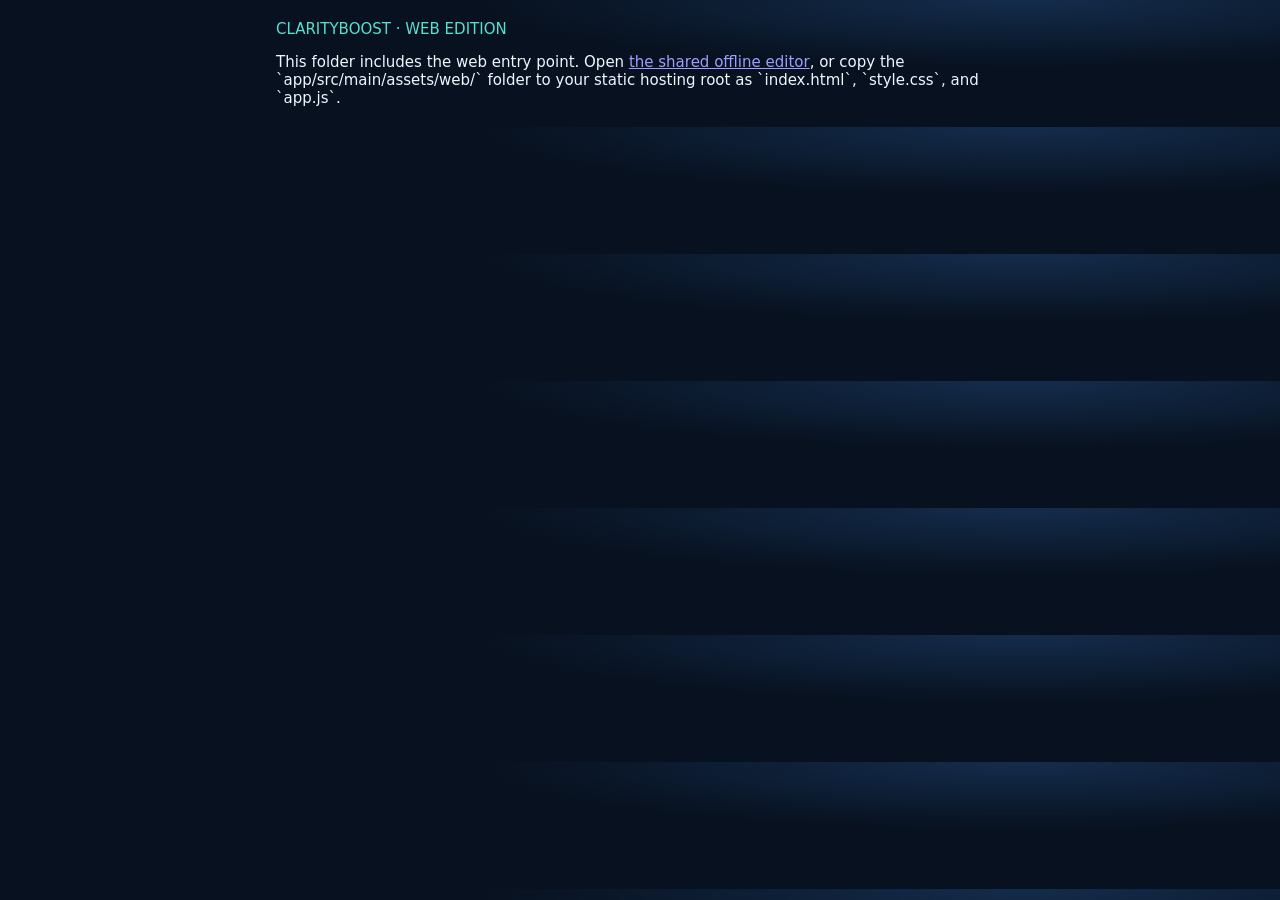
<file: web/index.html>
<!doctype html>
<html lang="en"><head><meta charset="utf-8"><meta name="viewport" content="width=device-width,initial-scale=1"><meta name="theme-color" content="#07111f"><title>ClarityBoost Web</title><link rel="stylesheet" href="../app/src/main/assets/web/style.css"></head>
<body><div style="max-width:760px;margin:20px auto;padding:0 16px"><p style="color:#56e0d0">CLARITYBOOST · WEB EDITION</p><p>This folder includes the web entry point. Open <a href="../app/src/main/assets/web/index.html">the shared offline editor</a>, or copy the `app/src/main/assets/web/` folder to your static hosting root as `index.html`, `style.css`, and `app.js`.</p></div></body></html>
</file>
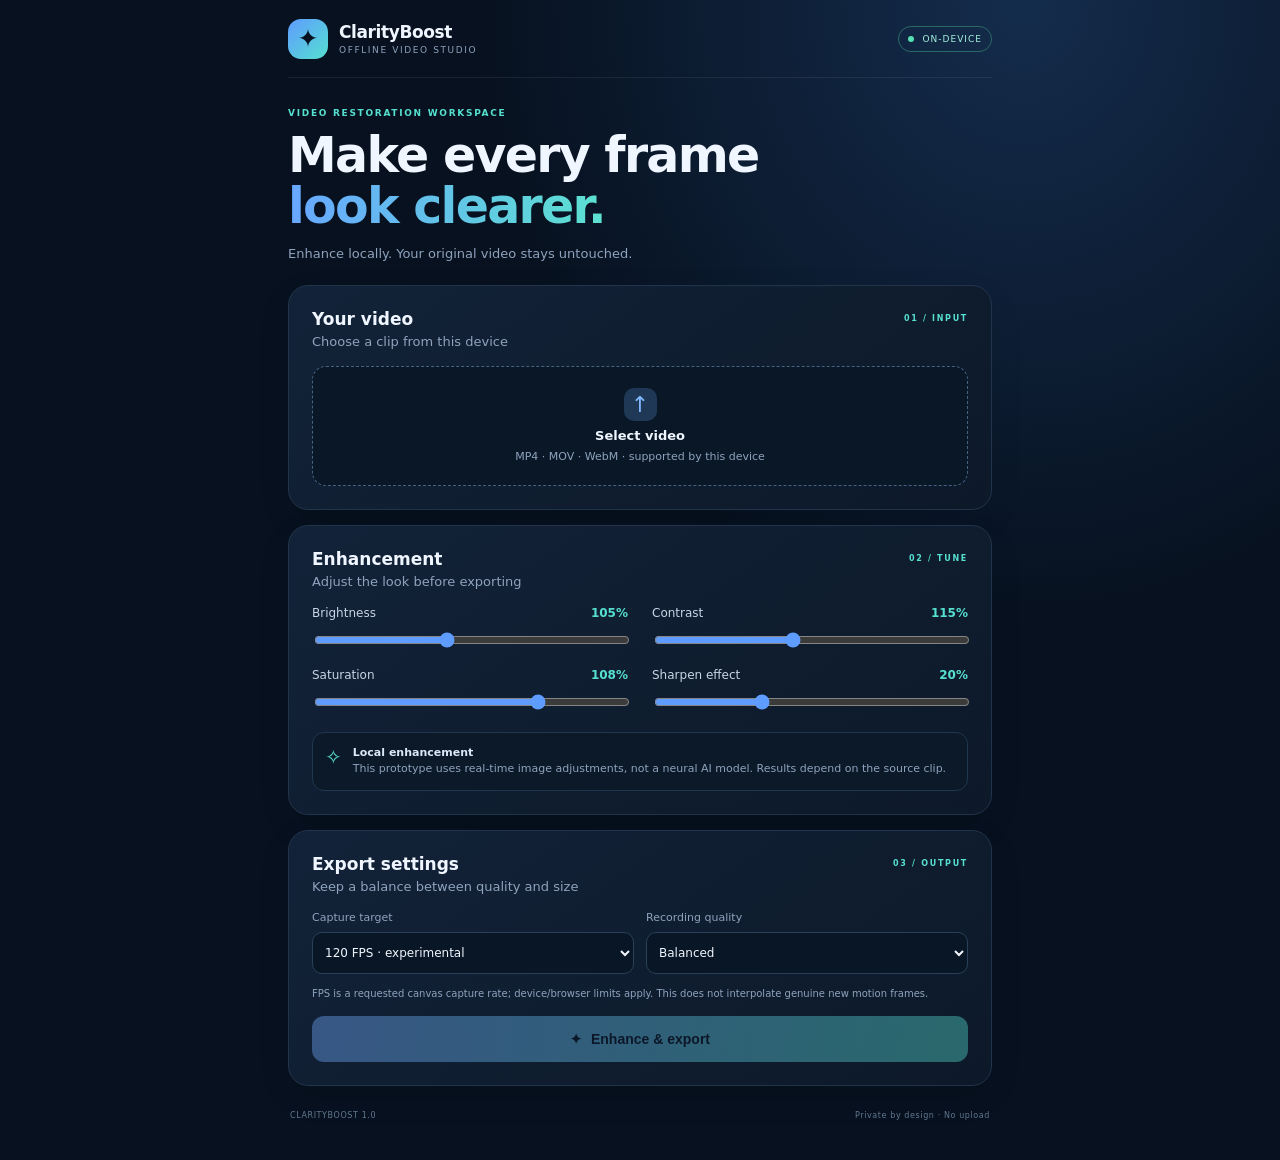
<file: app/src/main/assets/web/index.html>
<!doctype html>
<html lang="en">
<head>
<meta charset="utf-8"><meta name="viewport" content="width=device-width,initial-scale=1,viewport-fit=cover">
<meta name="theme-color" content="#07111f">
<title>ClarityBoost</title>
<link rel="stylesheet" href="style.css">
</head>
<body>
<div class="app">
  <header><div class="brand"><div class="logo">✦</div><div><h1>ClarityBoost</h1><p>OFFLINE VIDEO STUDIO</p></div></div><span class="local"><i></i> ON-DEVICE</span></header>
  <main>
    <section class="hero"><div class="eyebrow">VIDEO RESTORATION WORKSPACE</div><h2>Make every frame<br><span>look clearer.</span></h2><p>Enhance locally. Your original video stays untouched.</p></section>
    <section class="panel">
      <div class="section-head"><div><h3>Your video</h3><p>Choose a clip from this device</p></div><span class="step">01 / INPUT</span></div>
      <label class="upload" for="file"><span class="upload-icon">↑</span><b>Select video</b><small>MP4 · MOV · WebM · supported by this device</small><input id="file" type="file" accept="video/*"></label>
      <div id="fileInfo" class="file-info hidden"></div>
      <div class="preview-wrap hidden" id="previewWrap"><canvas id="canvas"></canvas><video id="video" playsinline muted></video><div class="preview-label">LIVE PREVIEW</div><button id="play" class="play">▶</button></div>
    </section>
    <section class="panel">
      <div class="section-head"><div><h3>Enhancement</h3><p>Adjust the look before exporting</p></div><span class="step">02 / TUNE</span></div>
      <div class="sliders">
        <label>Brightness <output id="brightnessVal">105%</output><input id="brightness" type="range" min="80" max="140" value="105"></label>
        <label>Contrast <output id="contrastVal">115%</output><input id="contrast" type="range" min="80" max="160" value="115"></label>
        <label>Saturation <output id="saturationVal">108%</output><input id="saturation" type="range" min="0" max="150" value="108"></label>
        <label>Sharpen effect <output id="sharpVal">20%</output><input id="sharp" type="range" min="0" max="60" value="20"></label>
      </div>
      <div class="notice"><span>✧</span><p><b>Local enhancement</b><br>This prototype uses real-time image adjustments, not a neural AI model. Results depend on the source clip.</p></div>
    </section>
    <section class="panel">
      <div class="section-head"><div><h3>Export settings</h3><p>Keep a balance between quality and size</p></div><span class="step">03 / OUTPUT</span></div>
      <div class="settings">
        <label>Capture target<select id="fps"><option value="30">30 FPS · smaller workload</option><option value="60">60 FPS · smooth</option><option value="120" selected>120 FPS · experimental</option></select></label>
        <label>Recording quality<select id="quality"><option value="4">Compact</option><option value="7" selected>Balanced</option><option value="12">High quality</option></select></label>
      </div>
      <p class="muted tiny">FPS is a requested canvas capture rate; device/browser limits apply. This does not interpolate genuine new motion frames.</p>
      <button id="export" class="primary" disabled><span>✦</span> Enhance & export</button>
      <div id="progressArea" class="progress-area hidden"><div class="progress-top"><b id="progressText">Preparing…</b><span id="progressPct">0%</span></div><div class="track"><div id="progressBar"></div></div><p id="status" class="muted tiny">Processing on this device</p></div>
      <a id="download" class="download hidden" download="clarityboost-enhanced.webm">↓ Save enhanced video</a>
    </section>
    <footer><span>CLARITYBOOST 1.0</span><span>Private by design · No upload</span></footer>
  </main>
</div>
<script src="app.js"></script>
</body></html>
</file>
<file: app/src/main/assets/web/style.css>
:root{color-scheme:dark;--bg:#07111f;--panel:#101e30;--line:#22344b;--text:#f0f6ff;--muted:#8fa3bd;--blue:#5e9cff;--cyan:#56e0d0}*{box-sizing:border-box}body{margin:0;background:radial-gradient(ellipse at 80% 0%,#142c4c 0,transparent 38%),var(--bg);color:var(--text);font:15px system-ui,-apple-system,Segoe UI,sans-serif}.app{max-width:760px;margin:auto;padding:0 18px 30px}header{height:78px;display:flex;align-items:center;justify-content:space-between;border-bottom:1px solid #ffffff12}.brand{display:flex;align-items:center;gap:11px}.logo{width:40px;height:40px;border-radius:13px;display:grid;place-items:center;background:linear-gradient(135deg,#5e9cff,#56e0d0);color:#07111f;font-size:25px;font-weight:900}h1{font-size:17px;margin:0;letter-spacing:-.4px}.brand p{margin:3px 0 0;font-size:9px;letter-spacing:1.6px;color:var(--muted)}.local{font-size:9px;letter-spacing:1px;color:#a5f3df;border:1px solid #2a6a66;border-radius:30px;padding:7px 9px}.local i{display:inline-block;width:6px;height:6px;background:#56e0b3;border-radius:50%;margin-right:5px}.hero{padding:30px 0 24px}.eyebrow,.step{font-size:9px;letter-spacing:1.7px;color:var(--cyan);font-weight:800}.hero h2{font-size:clamp(32px,8vw,49px);line-height:1.04;letter-spacing:-1.7px;margin:13px 0}.hero h2 span{background:linear-gradient(90deg,#68a7ff,#5ce1d0);background-clip:text;color:transparent}.hero p,.section-head p{color:var(--muted);font-size:13px;margin:0}.panel{background:linear-gradient(145deg,#122238,#0d1929);border:1px solid var(--line);border-radius:20px;padding:19px;margin-bottom:15px;box-shadow:0 12px 35px #00000013}.section-head{display:flex;align-items:flex-start;justify-content:space-between;gap:8px;margin-bottom:17px}.section-head h3{font-size:17px;margin:0 0 5px}.step{white-space:nowrap;padding-top:5px;font-size:8px}.upload{border:1px dashed #466383;border-radius:14px;min-height:120px;display:flex;flex-direction:column;align-items:center;justify-content:center;gap:7px;background:#0a1727;cursor:pointer}.upload-icon{width:33px;height:33px;display:grid;place-items:center;border-radius:10px;background:#1e3856;color:#80b7ff;font-size:22px}.upload b{font-size:13px}.upload small,.muted{font-size:11px;color:var(--muted)}input[type=file]{display:none}.file-info{font-size:12px;color:#b9cbe0;padding:10px 2px}.preview-wrap{position:relative;margin-top:12px;background:#000;border-radius:12px;overflow:hidden;min-height:90px}.preview-wrap canvas{display:block;width:100%;max-height:360px;object-fit:contain}.preview-wrap video{display:none}.preview-label{position:absolute;top:9px;left:9px;background:#07111fbb;border-radius:5px;padding:5px 7px;font-size:8px;letter-spacing:1px}.play{position:absolute;bottom:10px;right:10px;border:0;border-radius:30px;background:#dcecff;color:#07111f;width:38px;height:38px}.sliders{display:grid;gap:18px}.sliders label{font-size:12px;color:#c7d5e7;display:grid;grid-template-columns:1fr auto;gap:10px}.sliders output{color:var(--cyan);font-weight:700}.sliders input{grid-column:1/3;width:100%;accent-color:var(--blue)}.notice{display:flex;gap:11px;background:#0b1928;border:1px solid #20364e;padding:12px;border-radius:12px;margin-top:20px}.notice span{font-size:20px;color:var(--cyan)}.notice p{font-size:11px;line-height:1.5;color:var(--muted);margin:0}.notice b{color:#dbe9f9}.settings{display:grid;grid-template-columns:1fr 1fr;gap:12px}.settings label{font-size:11px;color:var(--muted)}select{display:block;width:100%;margin-top:8px;background:#091625;color:var(--text);border:1px solid #2a405a;border-radius:10px;padding:12px 8px;font:inherit;font-size:12px}.tiny{font-size:10px;line-height:1.5;margin:12px 0}.primary,.download{display:flex;align-items:center;justify-content:center;gap:9px;width:100%;padding:15px;border:0;border-radius:12px;background:linear-gradient(100deg,#72aaff,#53dfd0);color:#07111f;font-weight:800;font-size:14px;text-decoration:none;cursor:pointer;margin-top:15px}.primary:disabled{opacity:.4;cursor:not-allowed}.progress-area{margin-top:18px}.progress-top{display:flex;justify-content:space-between;font-size:12px}.progress-top span{color:var(--cyan)}.track{height:7px;background:#24354a;border-radius:10px;overflow:hidden;margin-top:10px}.track div{height:100%;width:0;background:linear-gradient(90deg,#72aaff,#53dfd0);transition:width .15s}footer{display:flex;justify-content:space-between;color:#627890;font-size:8px;letter-spacing:.6px;padding:10px 2px}.hidden{display:none!important}@media(min-width:600px){.app{padding-left:28px;padding-right:28px}.panel{padding:23px}.sliders{grid-template-columns:1fr 1fr;column-gap:24px}}
</file>
